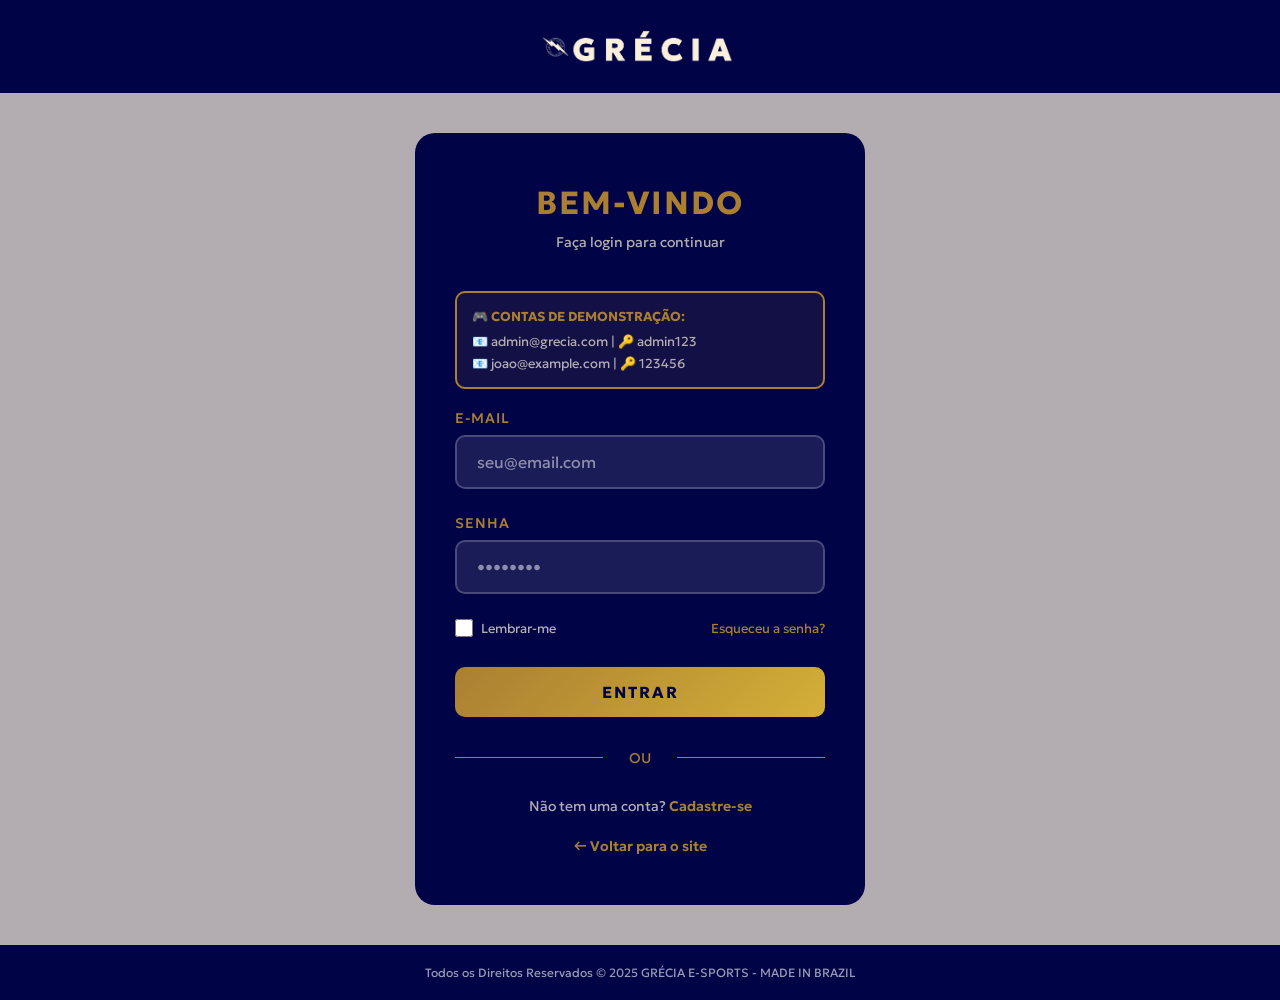
<file: index-login.html>
<!DOCTYPE html>
<html lang="pt-BR">
<head>
  <meta charset="UTF-8">
  <meta name="viewport" content="width=device-width, initial-scale=1.0">
  <title>Login - Grécia E-Sports</title>
  <link rel="preconnect" href="https://fonts.googleapis.com">
  <link rel="preconnect" href="https://fonts.gstatic.com" crossorigin>
  <link href="https://fonts.googleapis.com/css2?family=Geologica:wght@100..900&display=swap" rel="stylesheet">
  <style>
    * {
      margin: 0;
      padding: 0;
      box-sizing: border-box;
    }

    body {
      font-family: 'Geologica', sans-serif;
      background: #B3ADB1;
      min-height: 100vh;
      display: flex;
      flex-direction: column;
      color: white;
    }

    header {
      display: flex;
      justify-content: center;
      align-items: center;
      padding: 30px 50px;
      background: #000346;
      backdrop-filter: blur(10px);
    }

    .logo {
      display: flex;
      align-items: center;
      gap: 15px;
    }
    
    .logo img {
      width: 200px;
      height: auto;
    }

    .login-container {
      flex: 1;
      display: flex;
      justify-content: center;
      align-items: center;
      padding: 40px 20px;
    }

    .login-box {
      background: #000346;
      backdrop-filter: blur(20px);
      border-radius: 20px;
      padding: 50px 40px;
      width: 100%;
      max-width: 450px;
    }

    .login-title {
      text-align: center;
      margin-bottom: 40px;
    }

    .login-title h2 {
      font-size: 32px;
      font-weight: 700;
      color: #AB7F32;
      margin-bottom: 10px;
      letter-spacing: 2px;
    }

    .login-title p {
      font-size: 14px;
      color: #B3ADB1;
    }

    .form-group {
      margin-bottom: 25px;
    }

    .form-group label {
      display: block;
      margin-bottom: 8px;
      font-weight: 500;
      font-size: 14px;
      color: #AB7F32;
      letter-spacing: 1px;
    }

    .form-group input {
      width: 100%;
      padding: 15px 20px;
      background: rgba(255, 255, 255, 0.1);
      border: 2px solid rgba(255, 255, 255, 0.2);
      border-radius: 10px;
      color: white;
      font-size: 16px;
      font-family: 'Geologica', sans-serif;
      transition: all 0.3s;
    }

    .form-group input:focus {
      outline: none;
      border-color: #AB7F32;
      background: rgba(255, 255, 255, 0.15);
    }

    .form-group input::placeholder {
      color: rgba(255, 255, 255, 0.5);
    }

    .form-options {
      display: flex;
      justify-content: space-between;
      align-items: center;
      margin-bottom: 30px;
      font-size: 13px;
    }

    .remember-me {
      display: flex;
      align-items: center;
      gap: 8px;
      cursor: pointer;
      color: #B3ADB1;
    }

    .remember-me input[type="checkbox"] {
      width: 18px;
      height: 18px;
      cursor: pointer;
      accent-color: #AB7F32;
    }

    .forgot-password {
      color: #AB7F32;
      text-decoration: none;
      transition: opacity 0.3s;
    }

    .forgot-password:hover {
      opacity: 0.8;
    }

    .login-btn {
      width: 100%;
      padding: 15px;
      background: linear-gradient(135deg, #AB7F32 0%, #d4af37 100%);
      border: none;
      border-radius: 10px;
      color: #000346;
      font-size: 16px;
      font-weight: 700;
      letter-spacing: 2px;
      cursor: pointer;
      transition: transform 0.3s, box-shadow 0.3s;
      font-family: 'Geologica', sans-serif;
    }

    .login-btn:hover {
      transform: translateY(-2px);
    }

    .divider {
      text-align: center;
      margin: 30px 0;
      position: relative;
    }

    .divider::before,
    .divider::after {
      content: '';
      position: absolute;
      top: 50%;
      width: 40%;
      height: 1px;
      background: #AB7F32;
    }

    .divider::before {
      left: 0;
    }

    .divider::after {
      right: 0;
    }

    .divider span {
      color: #AB7F32;
      font-size: 14px;
      padding: 0 15px;
    }

    .signup-link {
      text-align: center;
      font-size: 14px;
      color: #B3ADB1;
      margin-top: 20px;
    }

    .signup-link a {
      color: #AB7F32;
      text-decoration: none;
      font-weight: 600;
      transition: opacity 0.3s;
      cursor: pointer;
    }

    .signup-link a:hover {
      opacity: 0.8;
    }

    .back-to-site {
      text-align: center;
      margin-top: 20px;
    }

    .back-to-site a {
      color: #AB7F32;
      text-decoration: none;
      font-size: 14px;
      font-weight: 600;
      transition: opacity 0.3s;
    }

    .back-to-site a:hover {
      opacity: 0.8;
    }

    footer {
      background: #000346;
      padding: 20px;
      text-align: center;
      font-size: 12px;
      color: rgba(255, 255, 255, 0.6);
    }

    .notification {
      position: fixed;
      top: 20px;
      right: 20px;
      padding: 15px 25px;
      border-radius: 10px;
      font-weight: 600;
      z-index: 1000;
      animation: slideIn 0.3s ease;
      display: none;
      box-shadow: 0 4px 15px rgba(0, 0, 0, 0.3);
    }

    .notification.success {
      background: #4CAF50;
      color: white;
    }

    .notification.error {
      background: #f44336;
      color: white;
    }

    .notification.info {
      background: #AB7F32;
      color: white;
    }

    @keyframes slideIn {
      from {
        transform: translateX(400px);
        opacity: 0;
      }
      to {
        transform: translateX(0);
        opacity: 1;
      }
    }

    .demo-info {
      background: rgba(171, 127, 50, 0.1);
      border: 2px solid #AB7F32;
      border-radius: 10px;
      padding: 15px;
      margin-bottom: 20px;
      color: #B3ADB1;
      font-size: 13px;
    }

    .demo-info strong {
      color: #AB7F32;
      display: block;
      margin-bottom: 8px;
    }

    .demo-credentials {
      display: flex;
      flex-direction: column;
      gap: 5px;
      margin-top: 8px;
    }

    @media (max-width: 768px) {
      header {
        padding: 20px;
      }

      .login-box {
        padding: 40px 25px;
      }

      .logo img {
        width: 150px;
      }
    }
  </style>
</head>
<body>
  <div class="notification" id="notification"></div>

  <header>
    <div class="logo">
      <img src="imagens/Logo-deitada.png" alt="Grécia E-Sports">
    </div>
  </header>

  <div class="login-container">
    <div class="login-box">
      <div class="login-title">
        <h2 id="formTitle">BEM-VINDO</h2>
        <p id="formSubtitle">Faça login para continuar</p>
      </div>

      <!-- Informações de demonstração -->
      <div class="demo-info" id="demoInfo">
        <strong>🎮 CONTAS DE DEMONSTRAÇÃO:</strong>
        <div class="demo-credentials">
          <span>📧 admin@grecia.com | 🔑 admin123</span>
          <span>📧 joao@example.com | 🔑 123456</span>
        </div>
      </div>

      <!-- Formulário de Login -->
      <form id="loginForm">
        <div class="form-group" id="nameGroup" style="display: none;">
          <label for="name">NOME COMPLETO</label>
          <input type="text" id="name" placeholder="Seu nome completo">
        </div>

        <div class="form-group">
          <label for="email">E-MAIL</label>
          <input type="email" id="email" placeholder="seu@email.com" required>
        </div>

        <div class="form-group">
          <label for="password">SENHA</label>
          <input type="password" id="password" placeholder="••••••••" required>
        </div>

        <div class="form-group" id="confirmPasswordGroup" style="display: none;">
          <label for="confirmPassword">CONFIRMAR SENHA</label>
          <input type="password" id="confirmPassword" placeholder="••••••••">
        </div>

        <div class="form-options" id="loginOptions">
          <label class="remember-me">
            <input type="checkbox" id="remember">
            <span>Lembrar-me</span>
          </label>
          <a href="#" class="forgot-password">Esqueceu a senha?</a>
        </div>

        <button type="submit" class="login-btn" id="submitBtn">ENTRAR</button>
      </form>

      <div class="divider">
        <span>OU</span>
      </div>

      <div class="signup-link">
        <span id="toggleText">Não tem uma conta?</span>
        <a href="#" id="toggleForm">Cadastre-se</a>
      </div>

      <div class="back-to-site">
        <a href="index1.html">← Voltar para o site</a>
      </div>
    </div>
  </div>

  <footer>
    <p>Todos os Direitos Reservados © 2025 GRÉCIA E-SPORTS - MADE IN BRAZIL</p>
  </footer>

  <script>
    // Sistema de Autenticação
    const AuthSystem = {
        users: [
            { id: 1, name: "João Silva", email: "joao@example.com", password: "123456" },
            { id: 2, name: "Maria Santos", email: "maria@example.com", password: "senha123" },
            { id: 3, name: "Admin", email: "admin@grecia.com", password: "admin123" }
        ],

        init() {
            const saved = localStorage.getItem('greciaUsers');
            if (saved) {
                this.users = JSON.parse(saved);
            } else {
                this.saveUsers();
            }
        },

        saveUsers() {
            localStorage.setItem('greciaUsers', JSON.stringify(this.users));
        },

        register(name, email, password) {
            if (this.users.find(u => u.email === email)) {
                return { success: false, message: 'Este e-mail já está cadastrado!' };
            }

            const newUser = {
                id: this.users.length + 1,
                name: name,
                email: email,
                password: password
            };

            this.users.push(newUser);
            this.saveUsers();

            return { success: true, message: 'Cadastro realizado com sucesso!' };
        },

        login(email, password, remember = false) {
            const user = this.users.find(u => u.email === email && u.password === password);

            if (user) {
                const sessionData = {
                    id: user.id,
                    name: user.name,
                    email: user.email,
                    loginTime: new Date().toISOString()
                };

                sessionStorage.setItem('greciaUser', JSON.stringify(sessionData));

                if (remember) {
                    localStorage.setItem('greciaUserRemember', JSON.stringify(sessionData));
                }

                return { success: true, message: 'Login realizado com sucesso!', user: sessionData };
            }

            return { success: false, message: 'E-mail ou senha incorretos!' };
        },

        isLoggedIn() {
            const sessionUser = sessionStorage.getItem('greciaUser');
            const rememberUser = localStorage.getItem('greciaUserRemember');

            if (sessionUser) return JSON.parse(sessionUser);
            if (rememberUser) {
                const user = JSON.parse(rememberUser);
                sessionStorage.setItem('greciaUser', JSON.stringify(user));
                return user;
            }
            return null;
        }
    };

    // Interface
    const notification = document.getElementById('notification');
    const loginForm = document.getElementById('loginForm');
    const toggleForm = document.getElementById('toggleForm');
    const formTitle = document.getElementById('formTitle');
    const formSubtitle = document.getElementById('formSubtitle');
    const submitBtn = document.getElementById('submitBtn');
    const nameGroup = document.getElementById('nameGroup');
    const confirmPasswordGroup = document.getElementById('confirmPasswordGroup');
    const loginOptions = document.getElementById('loginOptions');
    const toggleText = document.getElementById('toggleText');
    const demoInfo = document.getElementById('demoInfo');

    let isLoginMode = true;

    function showNotification(message, type = 'info', duration = 3000) {
      notification.textContent = message;
      notification.className = `notification ${type}`;
      notification.style.display = 'block';
      
      setTimeout(() => {
        notification.style.display = 'none';
      }, duration);
    }

    // Alternar entre login e cadastro
    toggleForm.addEventListener('click', (e) => {
      e.preventDefault();
      isLoginMode = !isLoginMode;

      if (isLoginMode) {
        formTitle.textContent = 'BEM-VINDO';
        formSubtitle.textContent = 'Faça login para continuar';
        submitBtn.textContent = 'ENTRAR';
        toggleText.textContent = 'Não tem uma conta?';
        toggleForm.textContent = 'Cadastre-se';
        nameGroup.style.display = 'none';
        confirmPasswordGroup.style.display = 'none';
        loginOptions.style.display = 'flex';
        demoInfo.style.display = 'block';
      } else {
        formTitle.textContent = 'CRIAR CONTA';
        formSubtitle.textContent = 'Cadastre-se para começar';
        submitBtn.textContent = 'CADASTRAR';
        toggleText.textContent = 'Já tem uma conta?';
        toggleForm.textContent = 'Fazer login';
        nameGroup.style.display = 'block';
        confirmPasswordGroup.style.display = 'block';
        loginOptions.style.display = 'none';
        demoInfo.style.display = 'none';
      }

      loginForm.reset();
    });

    // Processar formulário
    loginForm.addEventListener('submit', (e) => {
      e.preventDefault();
      
      const email = document.getElementById('email').value;
      const password = document.getElementById('password').value;

      if (isLoginMode) {
        // LOGIN
        const remember = document.getElementById('remember').checked;
        const result = AuthSystem.login(email, password, remember);

        if (result.success) {
          showNotification(result.message, 'success');
          
          setTimeout(() => {
            const redirectUrl = localStorage.getItem('greciaRedirectUrl') || 'index1.html';
            localStorage.removeItem('greciaRedirectUrl');
            window.location.href = redirectUrl;
          }, 1500);
        } else {
          showNotification(result.message, 'error');
        }
      } else {
        // CADASTRO
        const name = document.getElementById('name').value;
        const confirmPassword = document.getElementById('confirmPassword').value;

        if (!name) {
          showNotification('Por favor, preencha seu nome completo!', 'error');
          return;
        }

        if (password !== confirmPassword) {
          showNotification('As senhas não coincidem!', 'error');
          return;
        }

        if (password.length < 6) {
          showNotification('A senha deve ter no mínimo 6 caracteres!', 'error');
          return;
        }

        const result = AuthSystem.register(name, email, password);

        if (result.success) {
          showNotification(result.message, 'success');
          
          setTimeout(() => {
            // Auto-login após cadastro
            AuthSystem.login(email, password, false);
            window.location.href = 'index1.html';
          }, 1500);
        } else {
          showNotification(result.message, 'error');
        }
      }
    });

    // Inicializar sistema
    AuthSystem.init();

    // Verificar se já está logado
    if (AuthSystem.isLoggedIn()) {
      showNotification('Você já está logado! Redirecionando...', 'info');
      setTimeout(() => {
        window.location.href = 'index1.html';
      }, 1500);
    }
  </script>
</body>
</html>
</file>
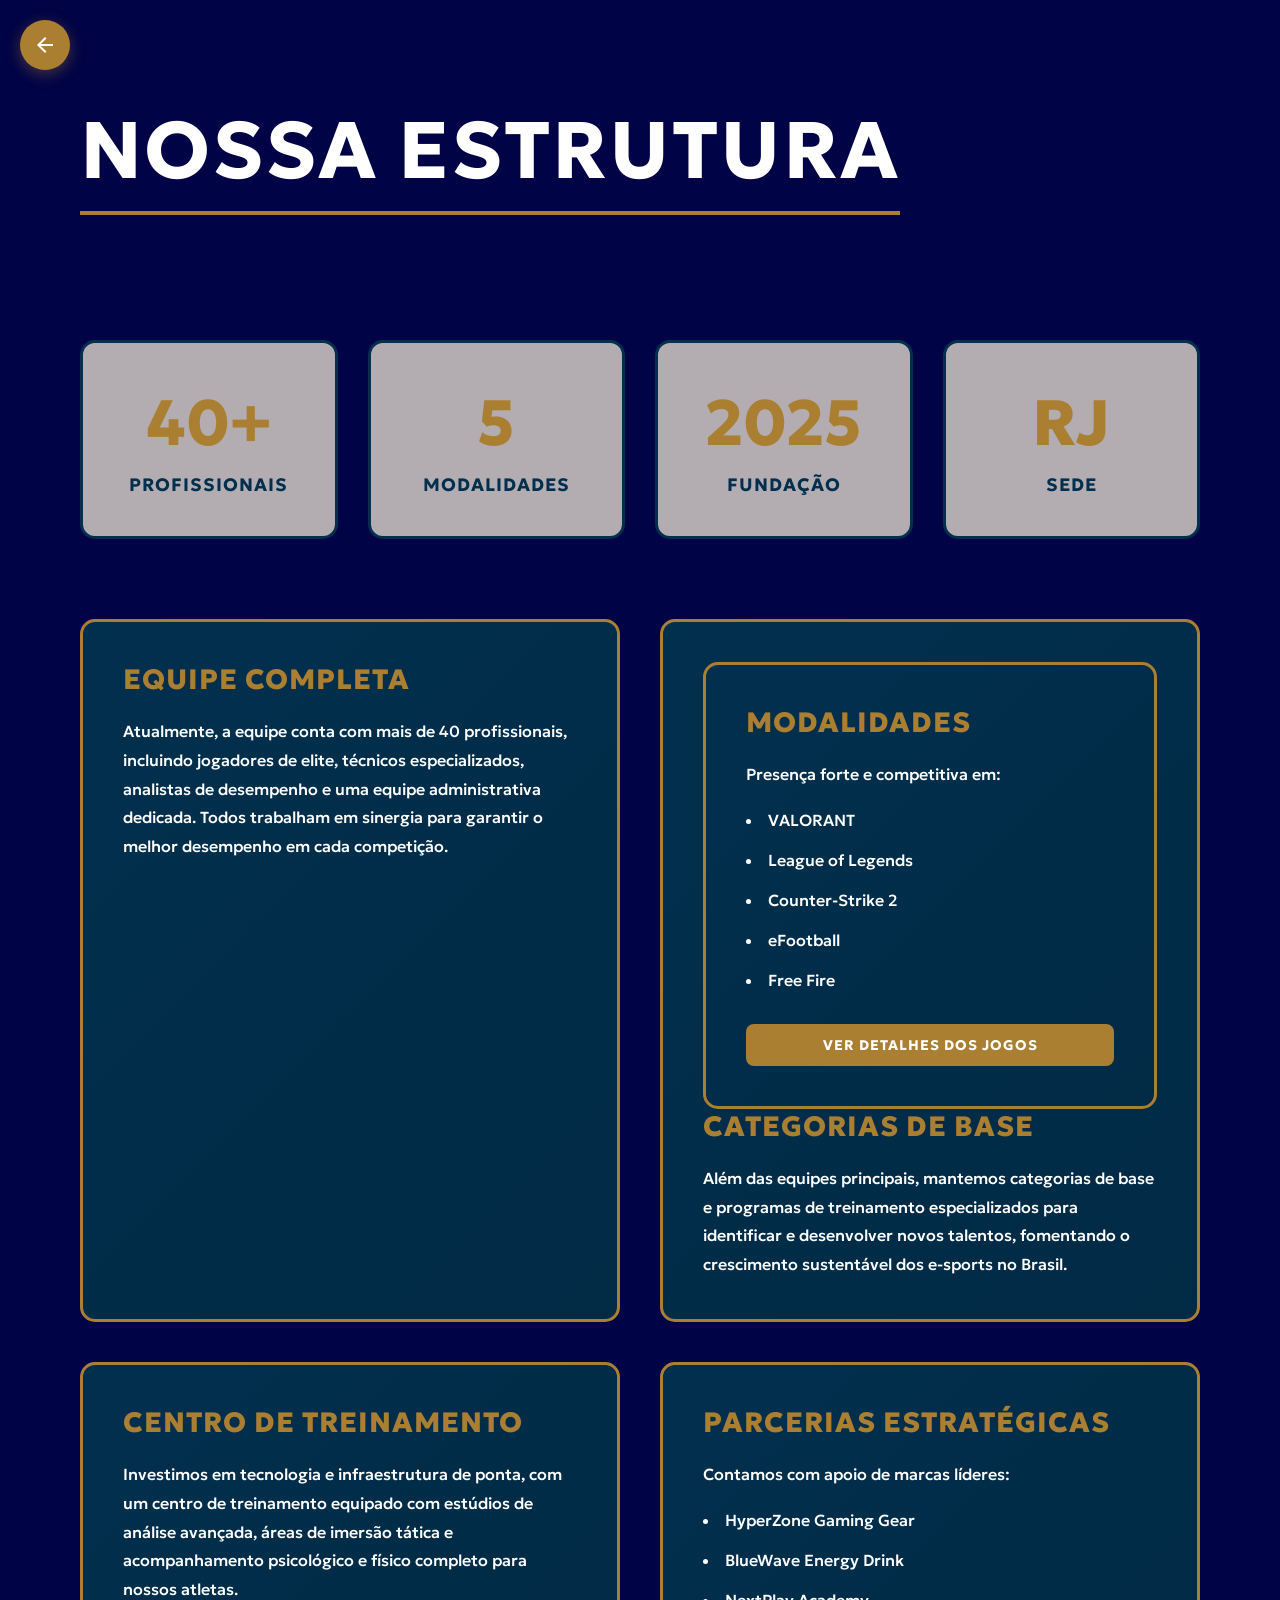
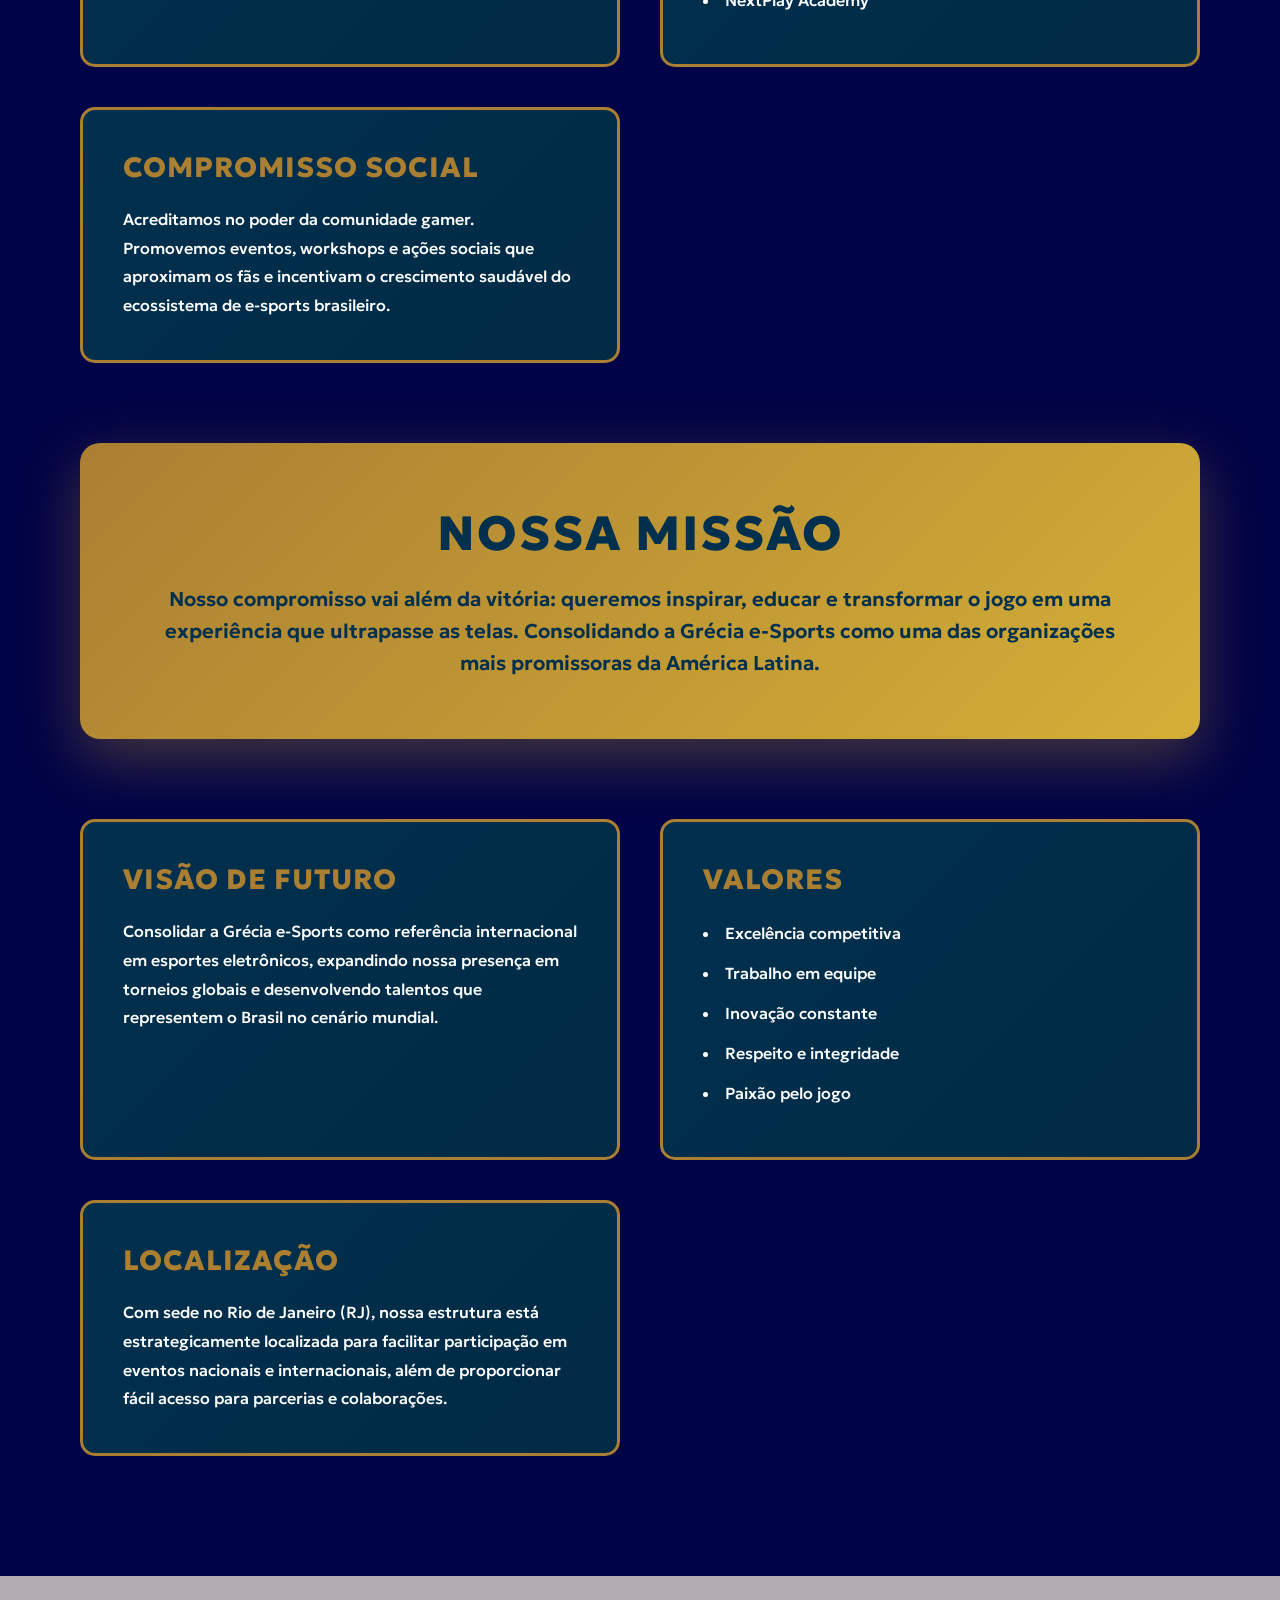
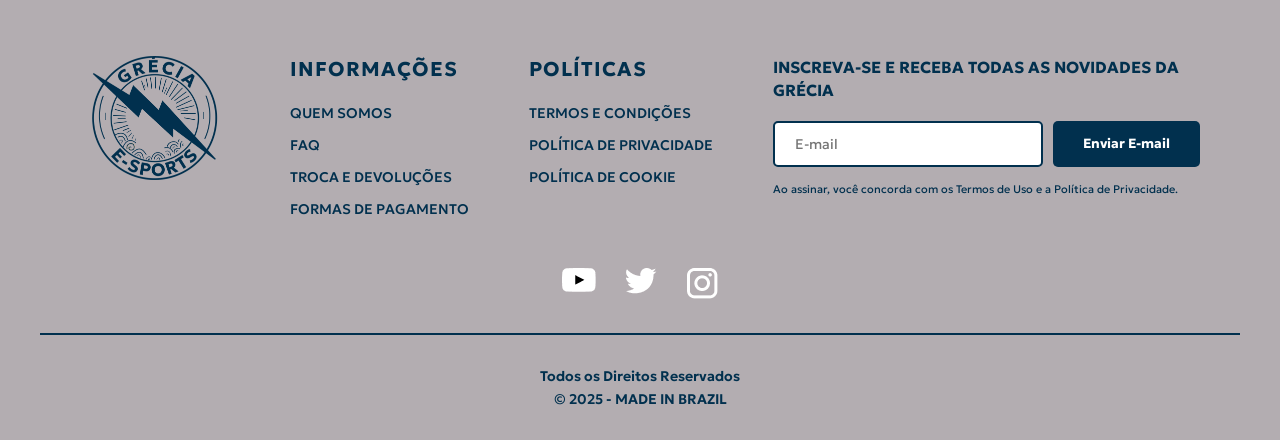
<file: index2.html>
<!DOCTYPE html>
<html lang="pt-BR">

<head>
  <link rel="preconnect" href="https://fonts.googleapis.com">
  <link rel="preconnect" href="https://fonts.gstatic.com" crossorigin>
  <link href="https://fonts.googleapis.com/css2?family=Geologica:wght@100..900&display=swap" rel="stylesheet">
  <meta charset="UTF-8">
  <meta name="viewport" content="width=device-width, initial-scale=1.0">
  <title>Sobre a Equipe - Grécia E-Sports</title>
  <style>
    * {
      margin: 0;
      padding: 0;
      border: 0;
      outline: 0;
      box-sizing: border-box;
      font-family: 'Geologica', sans-serif;
    }

    body {
      background-color: #000346;
      overflow-x: hidden;
    }

    /* Botão Voltar */
    .back-button {
      position: fixed;
      top: 20px;
      left: 20px;
      z-index: 1000;
      background: #AB7F32;
      border: none;
      width: 50px;
      height: 50px;
      border-radius: 50%;
      cursor: pointer;
      display: flex;
      align-items: center;
      justify-content: center;
      transition: all 0.3s ease;
      box-shadow: 0 4px 15px rgba(171, 127, 50, 0.4);
      text-decoration: none;
    }

    .back-button:hover {
      background: #d4af37;
      transform: scale(1.1);
      box-shadow: 0 6px 20px rgba(171, 127, 50, 0.6);
    }

    .back-button svg {
      width: 24px;
      height: 24px;
      fill: white;
    }

    /* Header */
    header {
      height: 120px;
      display: flex;
      align-items: center;
      justify-content: space-between;
      padding: 0 20px;
      background-color: #B3ADB1;
    }

    .logo {
      display: flex;
      align-items: center;
      gap: 10px;
      margin-left: 50px;
    }

    .logo img {
      height: 60px;
      filter: invert(10%) sepia(90%) saturate(500%) hue-rotate(180deg);
    }

    .logo h1 {
      color: #01304E;
      letter-spacing: 2.8px;
      font-size: 25px;
    }

    nav ul {
      list-style: none;
      display: flex;
      gap: 60px;
      margin-right: 50px;
    }

    nav a {
      text-decoration: none;
      color: #01304E;
      letter-spacing: 1.5px;
      font-weight: 700;
      font-size: 15px;
      transition: color 0.3s ease;
    }

    nav a:hover {
      color: #AB7F32;
    }

    /* Seção Principal Sobre */
    .sobre-hero {
      position: relative;
      height: 900px;
      display: flex;
      align-items: center;
      justify-content: flex-end;
      background-color: #B3ADB1;
      overflow: hidden;
    }

    .titulo-img {
      position: absolute;
      left: 200px;
      top: 44%;
      transform: translateY(-50%);
      width: 500px;
    }

    .texto-hero {
      color: #000346;
      width: 570px;
      margin-right: 300px;
      font-weight: 700;
      line-height: 1.4;
      font-size: 20px;
      z-index: 2;
    }

    .subtitulo {
      color: #000346;
      font-weight: 800;
      letter-spacing: 1px;
      font-size: 16px;
      margin-bottom: 10px;
    }

    .texto-hero strong {
      color: #AB7F32;
      font-weight: 800;
    }

    #ctr {
      position: absolute;
      top: 50%;
      left: 50%;
      transform: translate(-50%, -50%);
      width: 900px;
      height: 800px;
    }

    #pilastra1 {
      position: absolute;
      top: 10%;
      width: 150px;
      left: 60px;
    }

    #pilastra2 {
      position: absolute;
      top: 10%;
      width: 150px;
      right: 100px;
    }

    /* Seção de Conteúdo Adicional */
    .conteudo-section {
      max-width: 1200px;
      margin: 100px auto;
      padding: 0 40px;
    }

    .section-title {
      font-size: 80px;
      color: #ffffff;
      letter-spacing: 2px;
      margin-bottom: 60px;
      position: relative;
      display: inline-block;
    }

    .section-title::after {
      content: '';
      position: absolute;
      bottom: -15px;
      left: 0;
      width: 100%;
      height: 4px;
      background-color: #AB7F32;
    }

    .info-grid {
      display: grid;
      grid-template-columns: repeat(auto-fit, minmax(350px, 1fr));
      gap: 40px;
      margin-bottom: 80px;
    }

    .info-card {
      background: linear-gradient(135deg, #01304E 0%, #012a45 100%);
      padding: 40px;
      border-radius: 15px;
      border: 3px solid #AB7F32;
      transition: transform 0.3s ease, box-shadow 0.3s ease;
    }

    .info-card:hover {
      transform: translateY(-10px);
      box-shadow: 0 15px 40px rgba(171, 127, 50, 0.3);
    }

    .info-card h3 {
      color: #AB7F32;
      font-size: 28px;
      margin-bottom: 20px;
      font-weight: 800;
      letter-spacing: 1px;
    }

    .info-card p {
      color: #ffffff;
      font-size: 16px;
      line-height: 1.8;
      font-weight: 500;
    }

    .info-card ul {
      color: #ffffff;
      font-size: 16px;
      line-height: 2;
      font-weight: 500;
      list-style-position: inside;
      margin-top: 15px;
    }

    .info-card ul li {
      margin-bottom: 8px;
    }

    .destaque-box {
      background: linear-gradient(135deg, #AB7F32 0%, #d4af37 100%);
      padding: 60px;
      border-radius: 20px;
      text-align: center;
      margin: 80px 0;
      box-shadow: 0 20px 60px rgba(171, 127, 50, 0.4);
    }

    .destaque-box h2 {
      color: #01304E;
      font-size: 48px;
      font-weight: 800;
      margin-bottom: 20px;
      letter-spacing: 2px;
    }

    .destaque-box p {
      color: #01304E;
      font-size: 20px;
      line-height: 1.6;
      font-weight: 600;
    }

    .stats-container {
      display: grid;
      grid-template-columns: repeat(auto-fit, minmax(250px, 1fr));
      gap: 30px;
      margin: 80px 0;
    }

    .stat-box {
      background: #B3ADB1;
      padding: 40px;
      border-radius: 15px;
      text-align: center;
      border: 3px solid #01304E;
    }

    .stat-number {
      font-size: 64px;
      color: #AB7F32;
      font-weight: 800;
      margin-bottom: 10px;
    }

    .stat-label {
      font-size: 18px;
      color: #01304E;
      font-weight: 700;
      letter-spacing: 1px;
    }

    /* Footer */
    footer {
      background: #B3ADB1;
      padding: 80px 0 30px;
      margin-top: 120px;
    }

    .footer-container {
      max-width: 1200px;
      margin: 0 auto;
      display: flex;
      justify-content: space-between;
      gap: 60px;
      padding: 0 40px;
      flex-wrap: wrap;
    }

    .footer-logo img {
      width: 150px;
    }

    .footer-section h3 {
      color: #01304E;
      font-size: 20px;
      font-weight: 700;
      margin-bottom: 20px;
      letter-spacing: 1px;
    }

    .footer-section ul {
      list-style: none;
      display: flex;
      flex-direction: column;
      gap: 12px;
    }

    .footer-section ul li a {
      color: #01304E;
      text-decoration: none;
      font-size: 14px;
      font-weight: 500;
      transition: color 0.3s ease;
    }

    .footer-section ul li a:hover {
      color: #AB7F32;
    }

    .footer-newsletter {
      flex: 1;
      min-width: 300px;
    }

    .footer-newsletter h3 {
      color: #01304E;
      font-size: 16px;
      font-weight: 700;
      margin-bottom: 20px;
      line-height: 1.4;
    }

    .newsletter-form {
      display: flex;
      gap: 10px;
      margin-bottom: 15px;
    }

    .newsletter-form input {
      flex: 1;
      padding: 12px 20px;
      background: white;
      border: 2px solid #01304E;
      border-radius: 5px;
      color: #01304E;
      font-size: 14px;
    }

    .newsletter-form button {
      padding: 12px 30px;
      background: #01304E;
      color: white;
      border: none;
      border-radius: 5px;
      font-weight: 700;
      cursor: pointer;
      transition: all 0.3s ease;
    }

    .newsletter-form button:hover {
      background: #AB7F32;
    }

    .newsletter-aviso {
      color: #01304E;
      font-size: 11px;
      line-height: 1.4;
    }

    .footer-social {
      display: flex;
      justify-content: center;
      gap: 30px;
      margin: 50px 0 30px;
    }

    .footer-bottom {
      text-align: center;
      padding-top: 30px;
      border-top: 2px solid #01304E;
      margin: 0 40px;
    }

    .footer-bottom p {
      color: #01304E;
      font-size: 14px;
      font-weight: 600;
      line-height: 1.6;
    }

    /* Responsivo */
    @media (max-width: 1024px) {
      .back-button {
        top: 15px;
        left: 15px;
        width: 45px;
        height: 45px;
      }

      header {
        flex-direction: column;
        height: auto;
        padding: 20px;
      }

      nav ul {
        flex-direction: column;
        gap: 15px;
        margin: 15px 0;
      }

      .logo {
        margin-left: 0;
      }

      .sobre-hero {
        height: auto;
        padding: 60px 20px;
      }

      .titulo-img {
        position: static;
        width: 80%;
        max-width: 300px;
        margin: 0 auto 40px;
        transform: none;
      }

      .texto-hero {
        width: 100%;
        margin: 0;
        text-align: center;
      }

      #ctr {
        width: 100%;
        height: auto;
        max-width: 400px;
      }

      #pilastra1, #pilastra2 {
        width: 100px;
      }

      .section-title {
        font-size: 50px;
      }

      .info-grid {
        grid-template-columns: 1fr;
      }

      .destaque-box h2 {
        font-size: 32px;
      }
    }
  </style>
</head>

<body>
  <!-- Botão Voltar -->
  <a href="index1.html" class="back-button" title="Voltar para página inicial">
    <svg xmlns="http://www.w3.org/2000/svg" viewBox="0 0 24 24">
      <path d="M20 11H7.83l5.59-5.59L12 4l-8 8 8 8 1.41-1.41L7.83 13H20v-2z"/>
    </svg>
  </a>

  <!-- Conteúdo Adicional -->
  <section class="conteudo-section">
    <h2 class="section-title">NOSSA ESTRUTURA</h2>

    <div class="stats-container">
      <div class="stat-box">
        <div class="stat-number">40+</div>
        <div class="stat-label">PROFISSIONAIS</div>
      </div>
      <div class="stat-box">
        <div class="stat-number">5</div>
        <div class="stat-label">MODALIDADES</div>
      </div>
      <div class="stat-box">
        <div class="stat-number">2025</div>
        <div class="stat-label">FUNDAÇÃO</div>
      </div>
      <div class="stat-box">
        <div class="stat-number">RJ</div>
        <div class="stat-label">SEDE</div>
      </div>
    </div>

    <div class="info-grid">
      <div class="info-card">
        <h3>EQUIPE COMPLETA</h3>
        <p>
          Atualmente, a equipe conta com mais de 40 profissionais, incluindo jogadores de elite, técnicos especializados, analistas de desempenho e uma equipe administrativa dedicada. Todos trabalham em sinergia para garantir o melhor desempenho em cada competição.
        </p>
      </div>

      <div class="info-card">
        <div class="info-card">
        <h3>MODALIDADES</h3>
        <p>Presença forte e competitiva em:</p>
        <ul>
          <li>VALORANT</li>
          <li>League of Legends</li>
          <li>Counter-Strike 2</li>
          <li>eFootball</li>
          <li>Free Fire</li>
        </ul>
        <button onclick="window.location.href='jogo.html'" style="
          margin-top: 20px;
          background: #AB7F32;
          color: white;
          border: none;
          padding: 12px 30px;
          border-radius: 8px;
          font-weight: 700;
          cursor: pointer;
          width: 100%;
          font-size: 14px;
          letter-spacing: 1px;
          transition: all 0.3s ease;
        " onmouseover="this.style.background='#d4af37'" onmouseout="this.style.background='#AB7F32'">
          VER DETALHES DOS JOGOS
        </button>
      </div>
        <h3>CATEGORIAS DE BASE</h3>
        <p>
          Além das equipes principais, mantemos categorias de base e programas de treinamento especializados para identificar e desenvolver novos talentos, fomentando o crescimento sustentável dos e-sports no Brasil.
        </p>
      </div>

      <div class="info-card">
        <h3>CENTRO DE TREINAMENTO</h3>
        <p>
          Investimos em tecnologia e infraestrutura de ponta, com um centro de treinamento equipado com estúdios de análise avançada, áreas de imersão tática e acompanhamento psicológico e físico completo para nossos atletas.
        </p>
      </div>

      <div class="info-card">
        <h3>PARCERIAS ESTRATÉGICAS</h3>
        <p>Contamos com apoio de marcas líderes:</p>
        <ul>
          <li>HyperZone Gaming Gear</li>
          <li>BlueWave Energy Drink</li>
          <li>NextPlay Academy</li>
        </ul>
      </div>

      <div class="info-card">
        <h3>COMPROMISSO SOCIAL</h3>
        <p>
          Acreditamos no poder da comunidade gamer. Promovemos eventos, workshops e ações sociais que aproximam os fãs e incentivam o crescimento saudável do ecossistema de e-sports brasileiro.
        </p>
      </div>
    </div>

    <div class="destaque-box">
      <h2>NOSSA MISSÃO</h2>
      <p>
        Nosso compromisso vai além da vitória: queremos inspirar, educar e transformar o jogo em uma experiência que ultrapasse as telas. Consolidando a Grécia e-Sports como uma das organizações mais promissoras da América Latina.
      </p>
    </div>

    <div class="info-grid">
      <div class="info-card">
        <h3>VISÃO DE FUTURO</h3>
        <p>
          Consolidar a Grécia e-Sports como referência internacional em esportes eletrônicos, expandindo nossa presença em torneios globais e desenvolvendo talentos que representem o Brasil no cenário mundial.
        </p>
      </div>

      <div class="info-card">
        <h3>VALORES</h3>
        <ul>
          <li>Excelência competitiva</li>
          <li>Trabalho em equipe</li>
          <li>Inovação constante</li>
          <li>Respeito e integridade</li>
          <li>Paixão pelo jogo</li>
        </ul>
      </div>

      <div class="info-card">
        <h3>LOCALIZAÇÃO</h3>
        <p>
          Com sede no Rio de Janeiro (RJ), nossa estrutura está estrategicamente localizada para facilitar participação em eventos nacionais e internacionais, além de proporcionar fácil acesso para parcerias e colaborações.
        </p>
      </div>
    </div>
  </section>

  <!-- Footer -->
  <footer>
    <div class="footer-container">
      <div class="footer-logo">
        <img src="./imagens/logo grecia2.png" alt="Grécia E-Sports Logo">
      </div>
      
      <div class="footer-section">
        <h3>INFORMAÇÕES</h3>
        <ul>
          <li><a href="#">QUEM SOMOS</a></li>
          <li><a href="#">FAQ</a></li>
          <li><a href="#">TROCA E DEVOLUÇÕES</a></li>
          <li><a href="#">FORMAS DE PAGAMENTO</a></li>
        </ul>
      </div>
      
      <div class="footer-section">
        <h3>POLÍTICAS</h3>
        <ul>
          <li><a href="#">TERMOS E CONDIÇÕES</a></li>
          <li><a href="#">POLÍTICA DE PRIVACIDADE</a></li>
          <li><a href="#">POLÍTICA DE COOKIE</a></li>
        </ul>
      </div>
      
      <div class="footer-newsletter">
        <h3>INSCREVA-SE E RECEBA TODAS AS NOVIDADES DA GRÉCIA</h3>
        <div class="newsletter-form">
          <input type="email" placeholder="E-mail">
          <button>Enviar E-mail</button>
        </div>
        <p class="newsletter-aviso">Ao assinar, você concorda com os Termos de Uso e a Política de Privacidade.</p>
      </div>
    </div>
    
    <div class="footer-social">
      <a href="#" class="social-icon">
        <img src="imagens/youtube.png" alt="YouTube">
      </a>
      <a href="#" class="social-icon">
        <img src="imagens/Twitter.png" alt="Twitter">
      </a>
      <a href="https://www.instagram.com/greciae.sports?igsh=ZXd0bDZka2trbHd3" target="_blank" rel="noopener noreferrer" class="social-icon">
        <img src="imagens/instagram.png" alt="Instagram">
      </a>
    </div>
    
    <div class="footer-bottom">
      <p>Todos os Direitos Reservados<br>© 2025 - MADE IN BRAZIL</p>
    </div>
  </footer>
</body>

</html>
</file>
